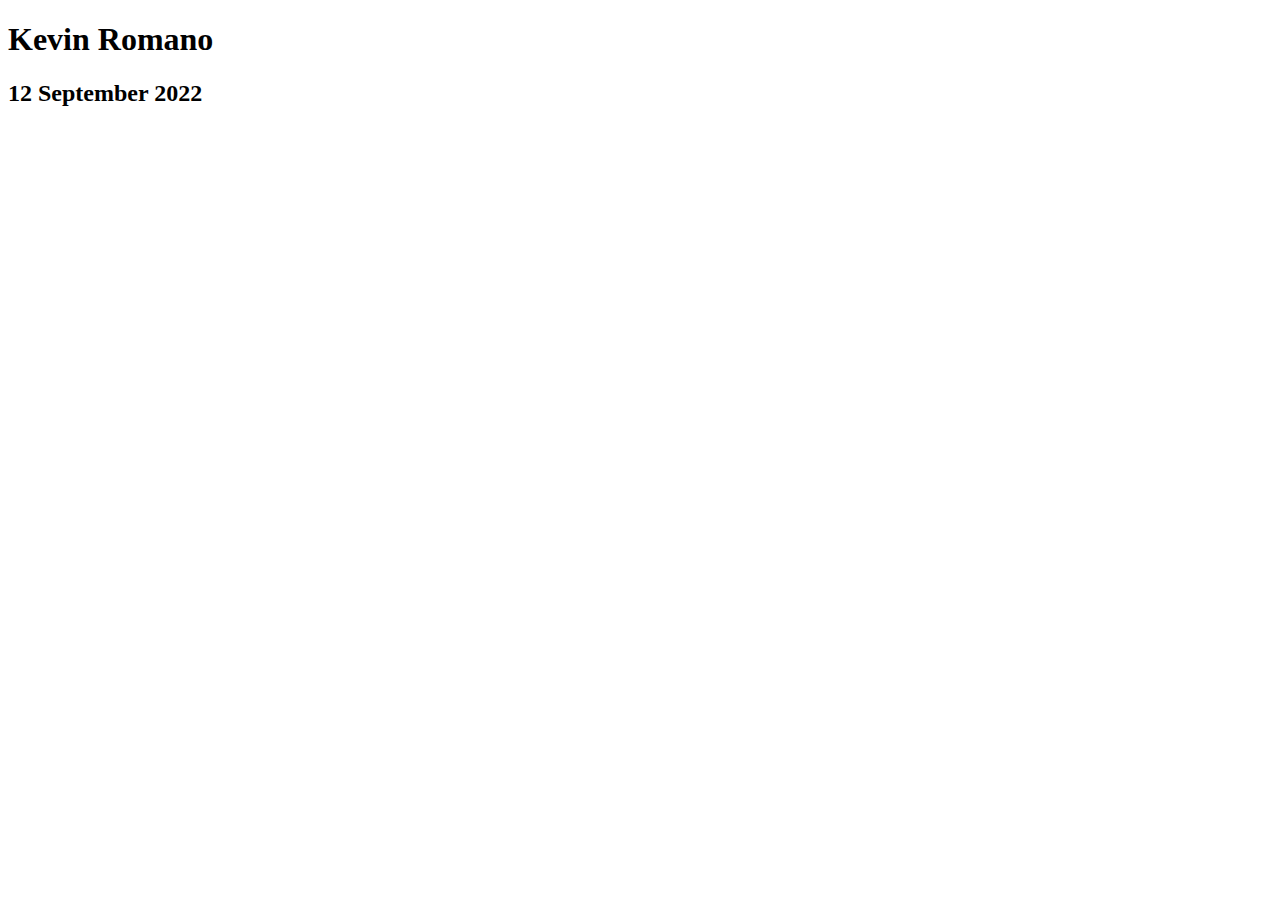
<file: Exercise1/index.html>
<!DOCTYPE html>
<html lang="en">
<head>
    <meta charset="UTF-8">
    <meta http-equiv="X-UA-Compatible" content="IE=edge">
    <meta name="viewport" content="width=device-width, initial-scale=1.0">
    <header>
        <h1>Kevin Romano</h1>
        <h2>12 September 2022</h2>
    </header>
</head>
<body>
    
</body>
</html>
</file>
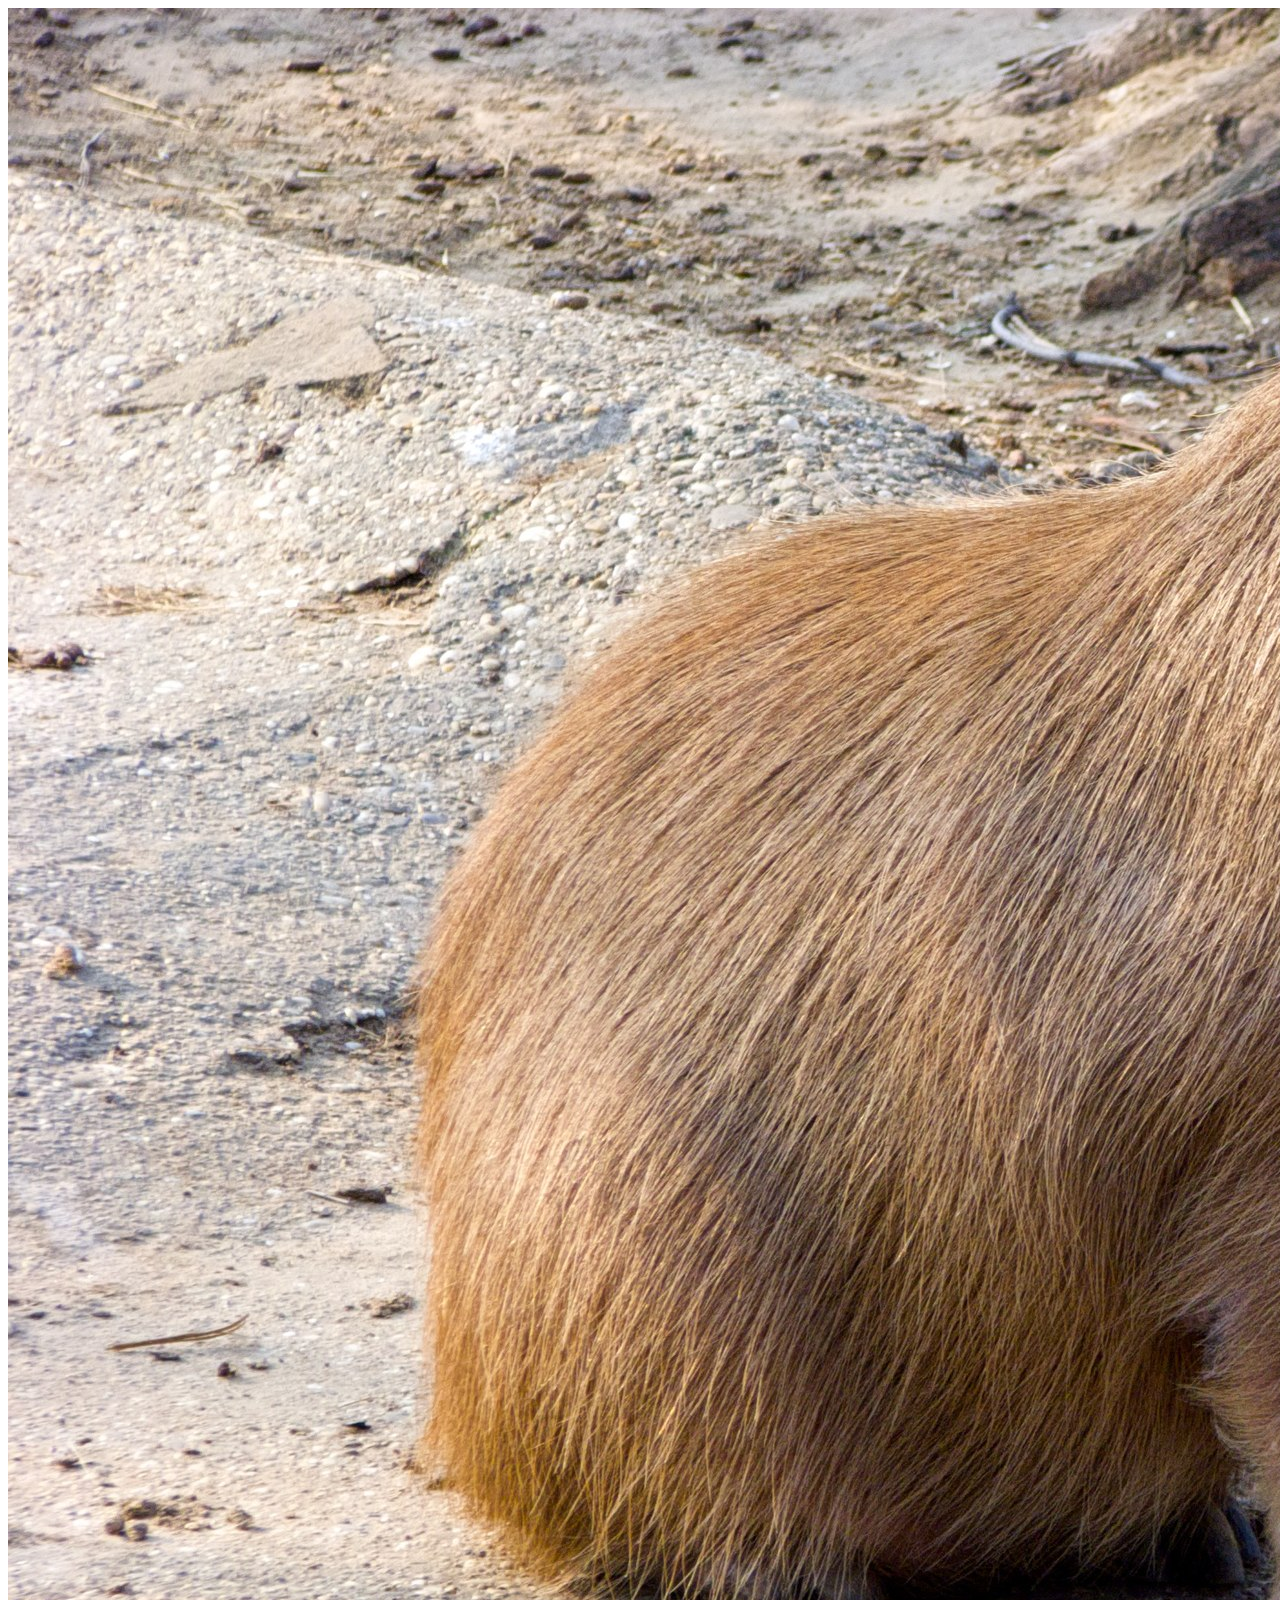
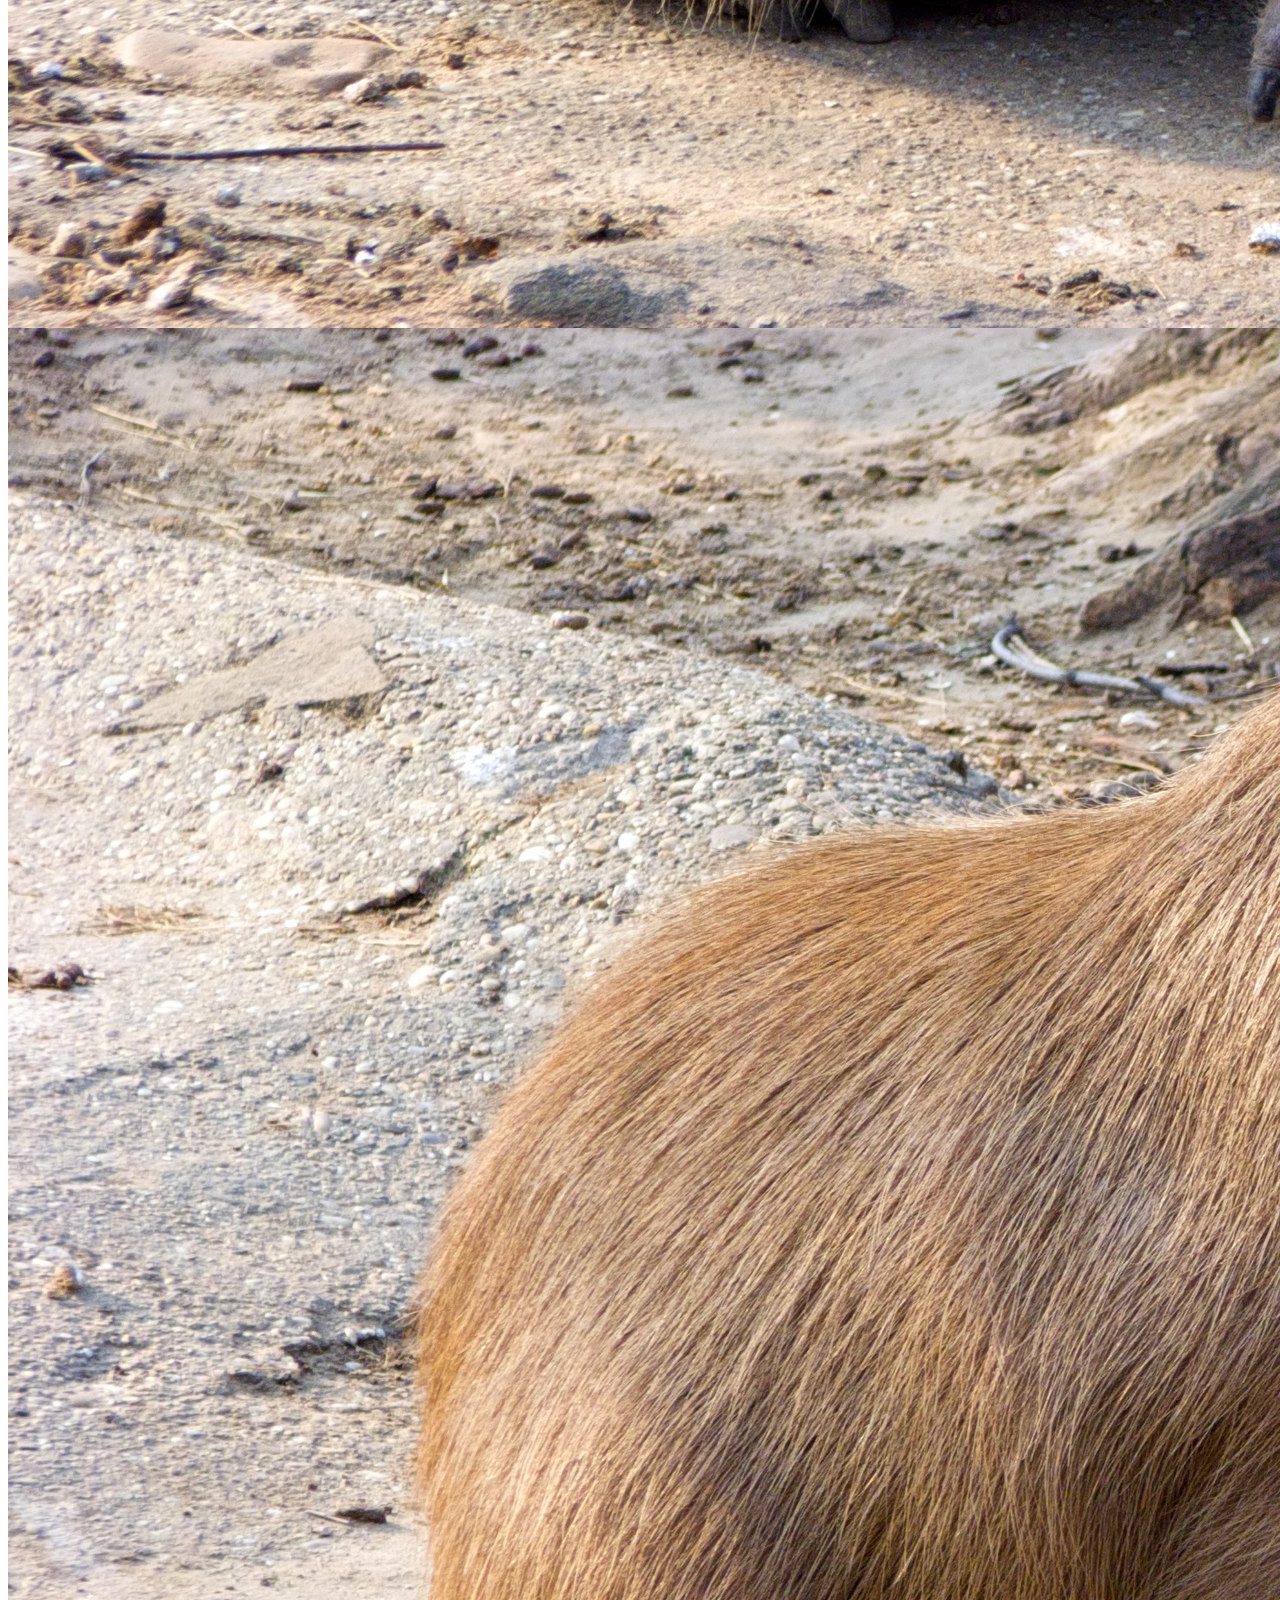
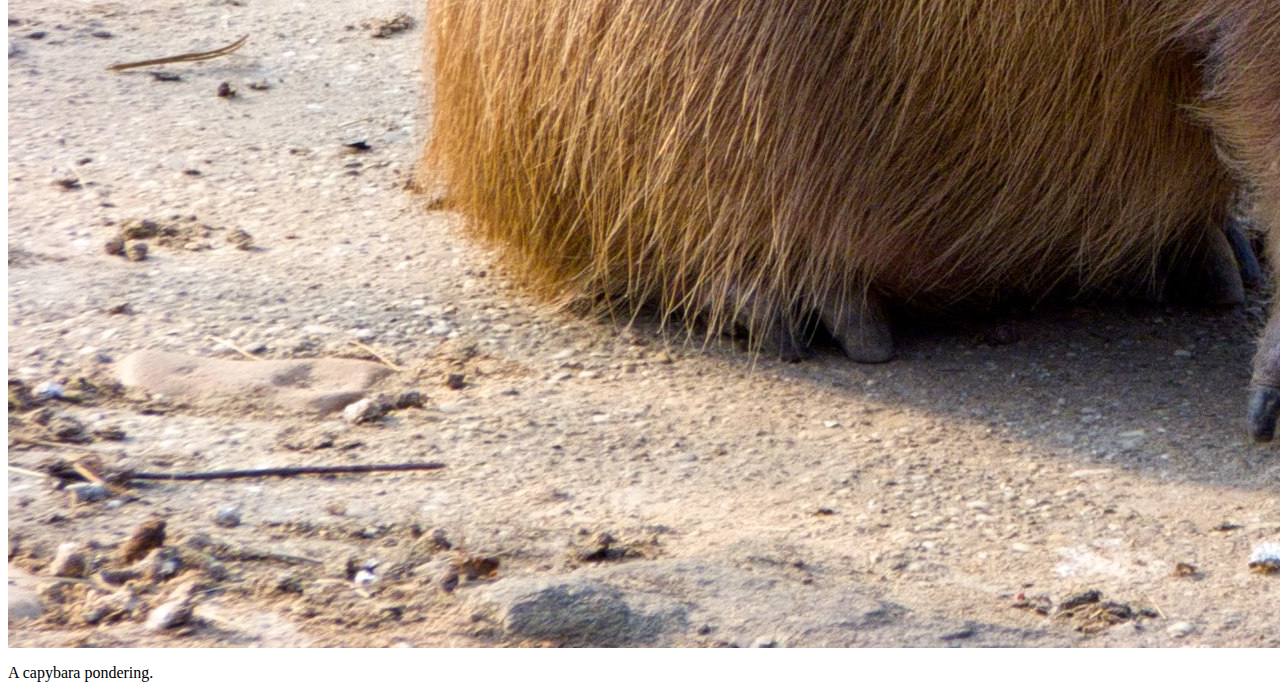
<file: Exercise2/index.html>
<img src="Capybara_portrait.jpg" alt ="capybara">
 <!DOCTYPE html>
 <html lang="en">
 <head>
    <meta charset="UTF-8">
    <meta http-equiv="X-UA-Compatible" content="IE=edge">
    <meta name="viewport" content="width=device-width, initial-scale=1.0">
 </head>
 <body>
    <img src="Capybara_portrait.jpg" alt ="capybara">
    <p>
        A capybara pondering.
    </p>
 </body>
 </html>
</file>
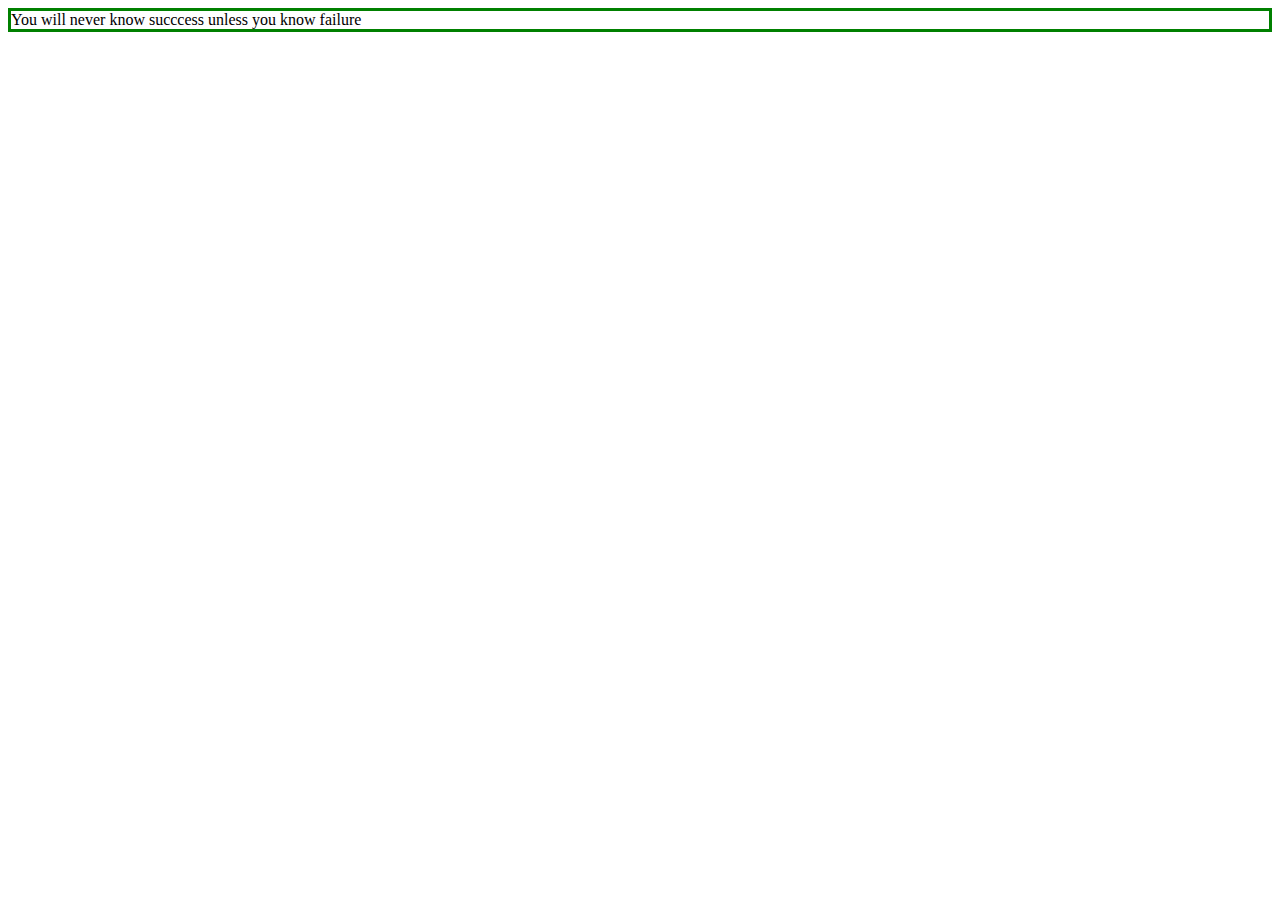
<file: Exercise3/index.html>
<style>
    div{
        border: 3px solid green;
    }
</style>
<html>
<!DOCTYPE html>
<html lang="en">
<head>
    <meta charset="UTF-8">
    <meta http-equiv="X-UA-Compatible" content="IE=edge">
    <meta name="viewport" content="width=device-width, initial-scale=1.0">
</head>
<body>
    <div>
        You will never know succcess unless you know failure
    </div>
</body>
</html>
</file>
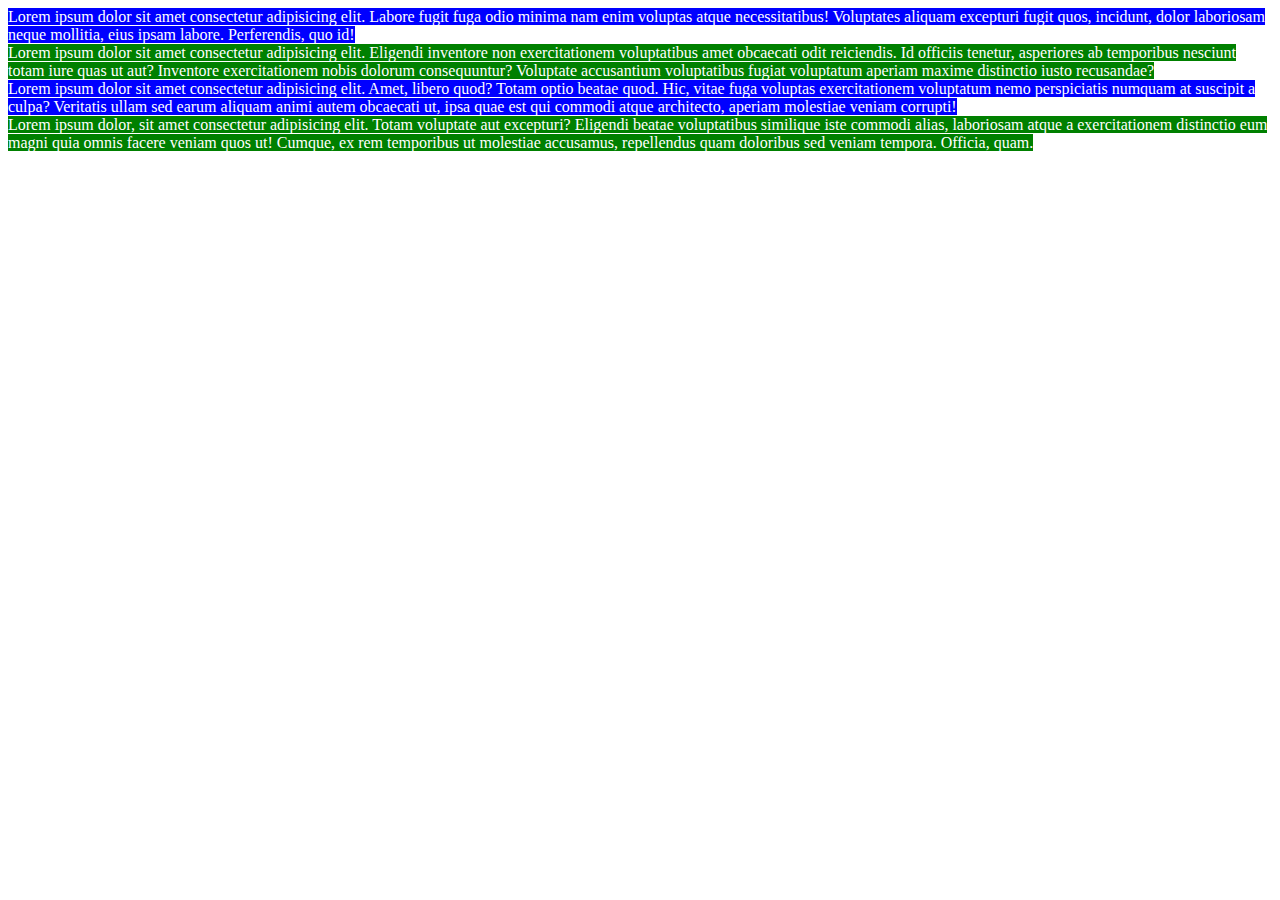
<file: Exercise4/index.html>
<style>
    p1{
        background-color: blue;
        color: white;
    }
    p2{
        background-color: green;
        color: white;
    }
    p3{
        background-color: blue;
        color: white;
    }
    p4{
        background-color: green;
        color: white;
    }

</style>
<html>
<!DOCTYPE html>
<html lang="en">
<head>
    <meta charset="UTF-8">
    <meta http-equiv="X-UA-Compatible" content="IE=edge">
    <meta name="viewport" content="width=device-width, initial-scale=1.0">
    
</head>
<body>
    <p1>Lorem ipsum dolor sit amet consectetur adipisicing elit. Labore fugit fuga odio minima nam enim voluptas atque necessitatibus! Voluptates aliquam excepturi fugit quos, incidunt, dolor laboriosam neque mollitia, eius ipsam labore. Perferendis, quo id!</p1>
<br>
<p2>Lorem ipsum dolor sit amet consectetur adipisicing elit. Eligendi inventore non exercitationem voluptatibus amet obcaecati odit reiciendis. Id officiis tenetur, asperiores ab temporibus nesciunt totam iure quas ut aut? Inventore exercitationem nobis dolorum consequuntur? Voluptate accusantium voluptatibus fugiat voluptatum aperiam maxime distinctio iusto recusandae?</p2>
<br>
<p3>Lorem ipsum dolor sit amet consectetur adipisicing elit. Amet, libero quod? Totam optio beatae quod. Hic, vitae fuga voluptas exercitationem voluptatum nemo perspiciatis numquam at suscipit a culpa? Veritatis ullam sed earum aliquam animi autem obcaecati ut, ipsa quae est qui commodi atque architecto, aperiam molestiae veniam corrupti!</p3>
<br>
<p4>Lorem ipsum dolor, sit amet consectetur adipisicing elit. Totam voluptate aut excepturi? Eligendi beatae voluptatibus similique iste commodi alias, laboriosam atque a exercitationem distinctio eum magni quia omnis facere veniam quos ut! Cumque, ex rem temporibus ut molestiae accusamus, repellendus quam doloribus sed veniam tempora. Officia, quam.</p4>
<br>
    
</body>
</html>
</file>
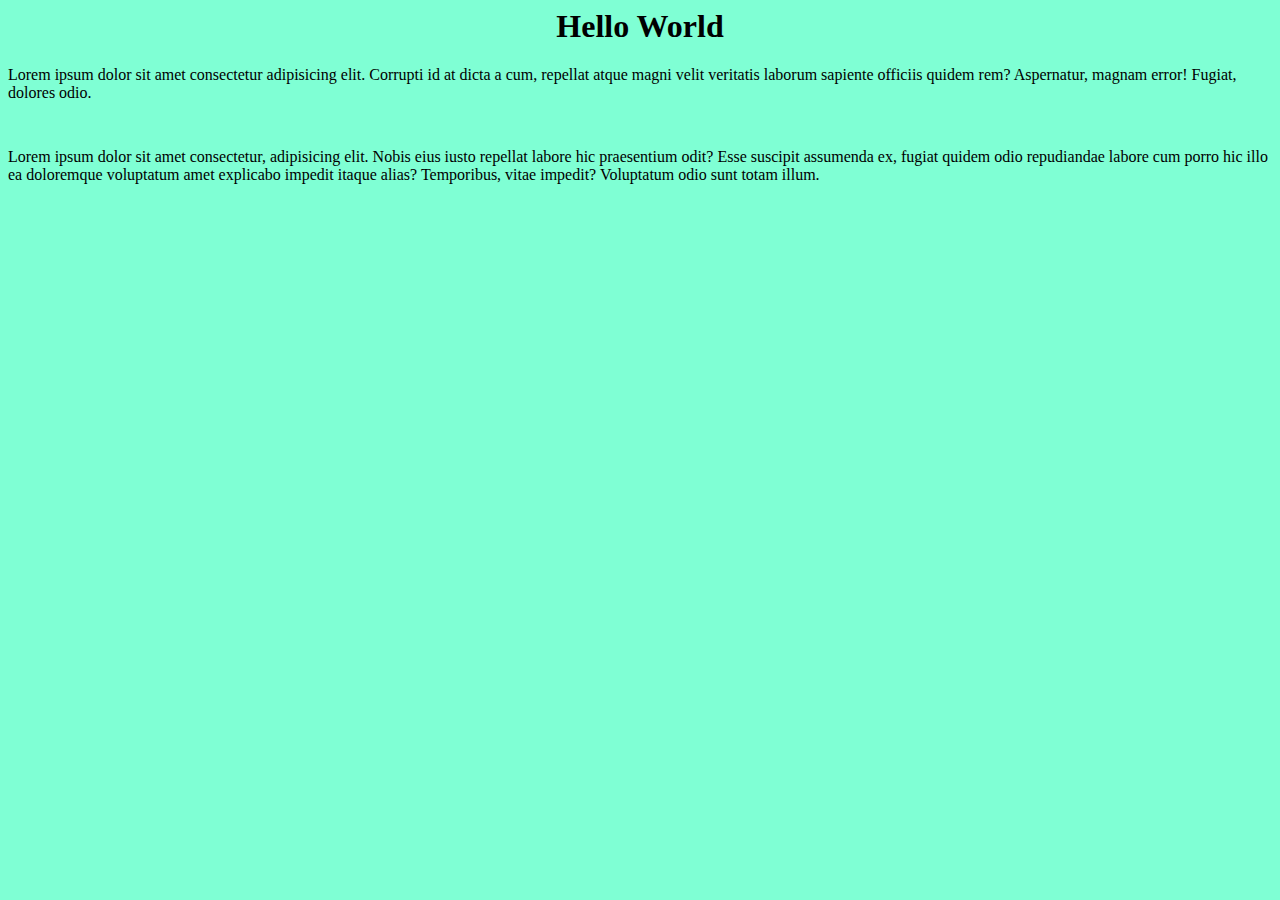
<file: Exercise6/index.html>
<link href="styles.css" rel="stylesheet">
<header>
    <h1 id = "main-title">Hello World</h1>
</header>
<body>
    <p class="content">Lorem ipsum dolor sit amet consectetur adipisicing elit.
     Corrupti id at dicta a cum, repellat atque magni velit veritatis laborum sapiente officiis quidem rem? Aspernatur, magnam error!
      Fugiat, dolores odio.
    </p>
    <br>
    <p class="content">Lorem ipsum dolor sit amet consectetur, adipisicing elit. Nobis eius iusto repellat labore hic praesentium odit?
         Esse suscipit assumenda ex, fugiat quidem odio repudiandae labore cum porro hic illo ea doloremque voluptatum amet explicabo impedit itaque alias?
         Temporibus, vitae impedit? Voluptatum odio sunt totam illum.
    </p>
</body>
</file>
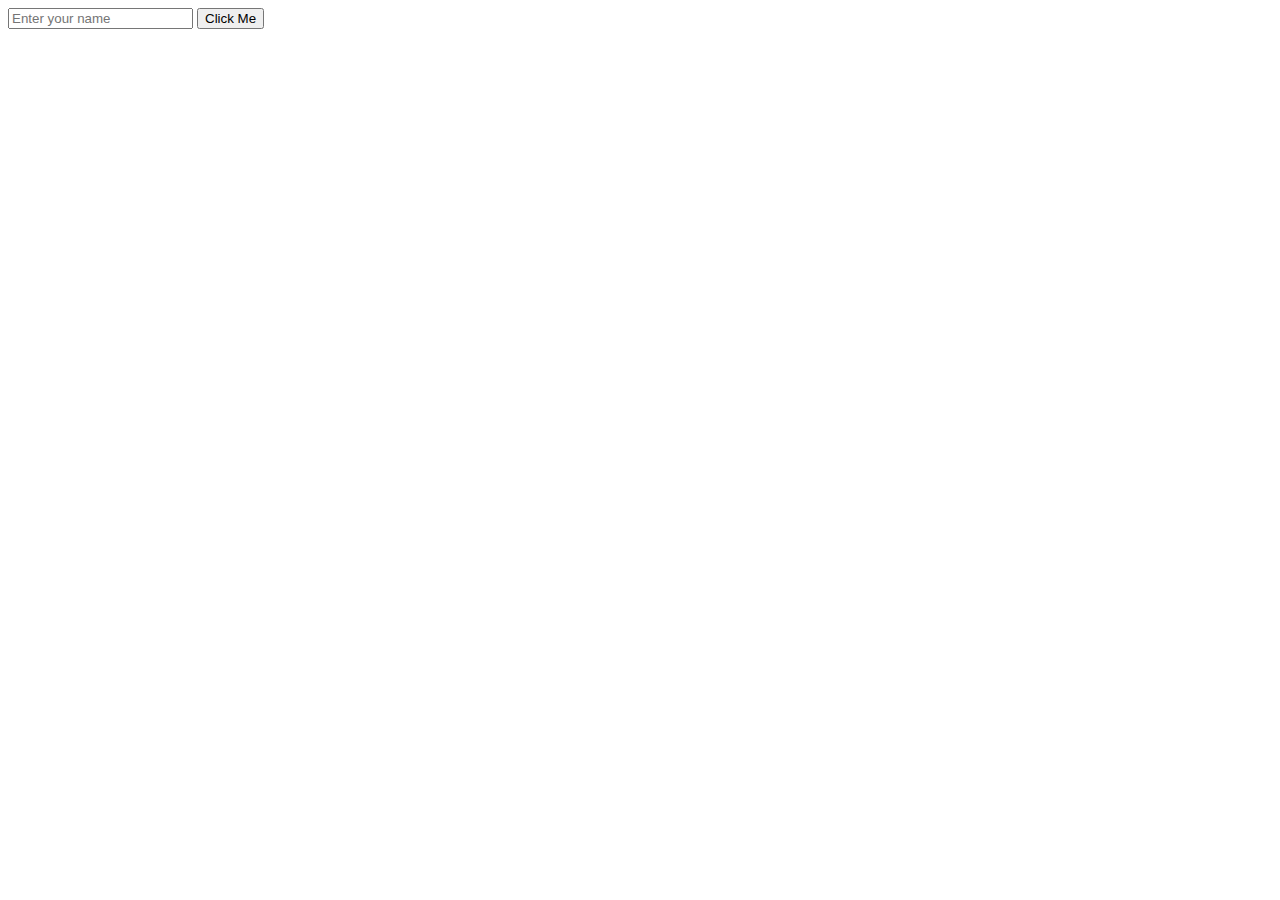
<file: Exercise7/index.html>
<header>
</header>
<body>
    <input id="name-input" type="text" placeholder="Enter your name" />
<button id="my-button">Click Me</button>

<script>
  // Creates the variables that the user will interact and input
  // One for a button and the name the user inputs
  var myButton = document.querySelector('#my-button');
  var nameInput = document.querySelector('#name-input');
  /*The function creates the response 
  where the the user presses the button*/
  myButton.addEventListener('click', function () {
    // if for the function to respond to the user input
    if (nameInput.value !== '') {
    //responds with the alert Hello userinput
      alert('Hello ' + nameInput.value);
    }
  });
</script>
</body>
<footer>
</footer>
</file>
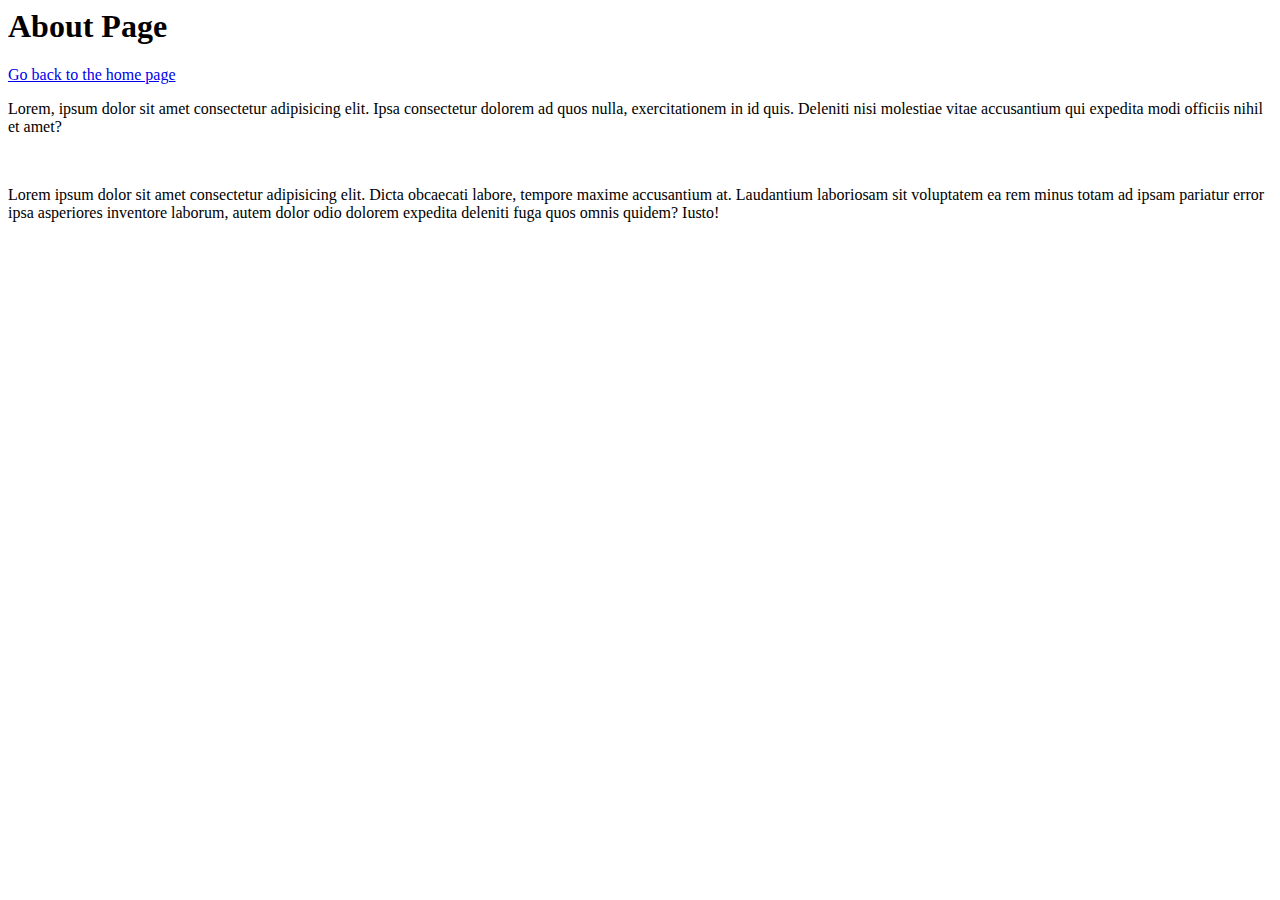
<file: Exercise5/about.html>
<header>
    <h1>About Page</h1>
    <a href="index.html">Go back to the home page</a>
</header>
<body>
    <p>Lorem, ipsum dolor sit amet consectetur adipisicing elit. Ipsa consectetur 
        dolorem ad quos nulla, exercitationem in id quis. Deleniti nisi molestiae 
        vitae accusantium qui expedita modi officiis nihil et amet?
    </p> <br>
    <p>Lorem ipsum dolor sit amet consectetur adipisicing elit.
         Dicta obcaecati labore, tempore maxime accusantium at. 
         Laudantium laboriosam sit voluptatem ea rem minus totam ad 
         ipsam pariatur error ipsa asperiores inventore laborum, autem dolor odio dolorem expedita deleniti fuga quos omnis quidem? Iusto!</p>
</body>
</file>
<file: Exercise6/styles.css>
#main-title{
    text-align: center;
}
body{
    background-color: aquamarine;
    font-family: 'Times New Roman', Times, serif;
}
.content{
    margin-bottom:12px;
}
</file>
